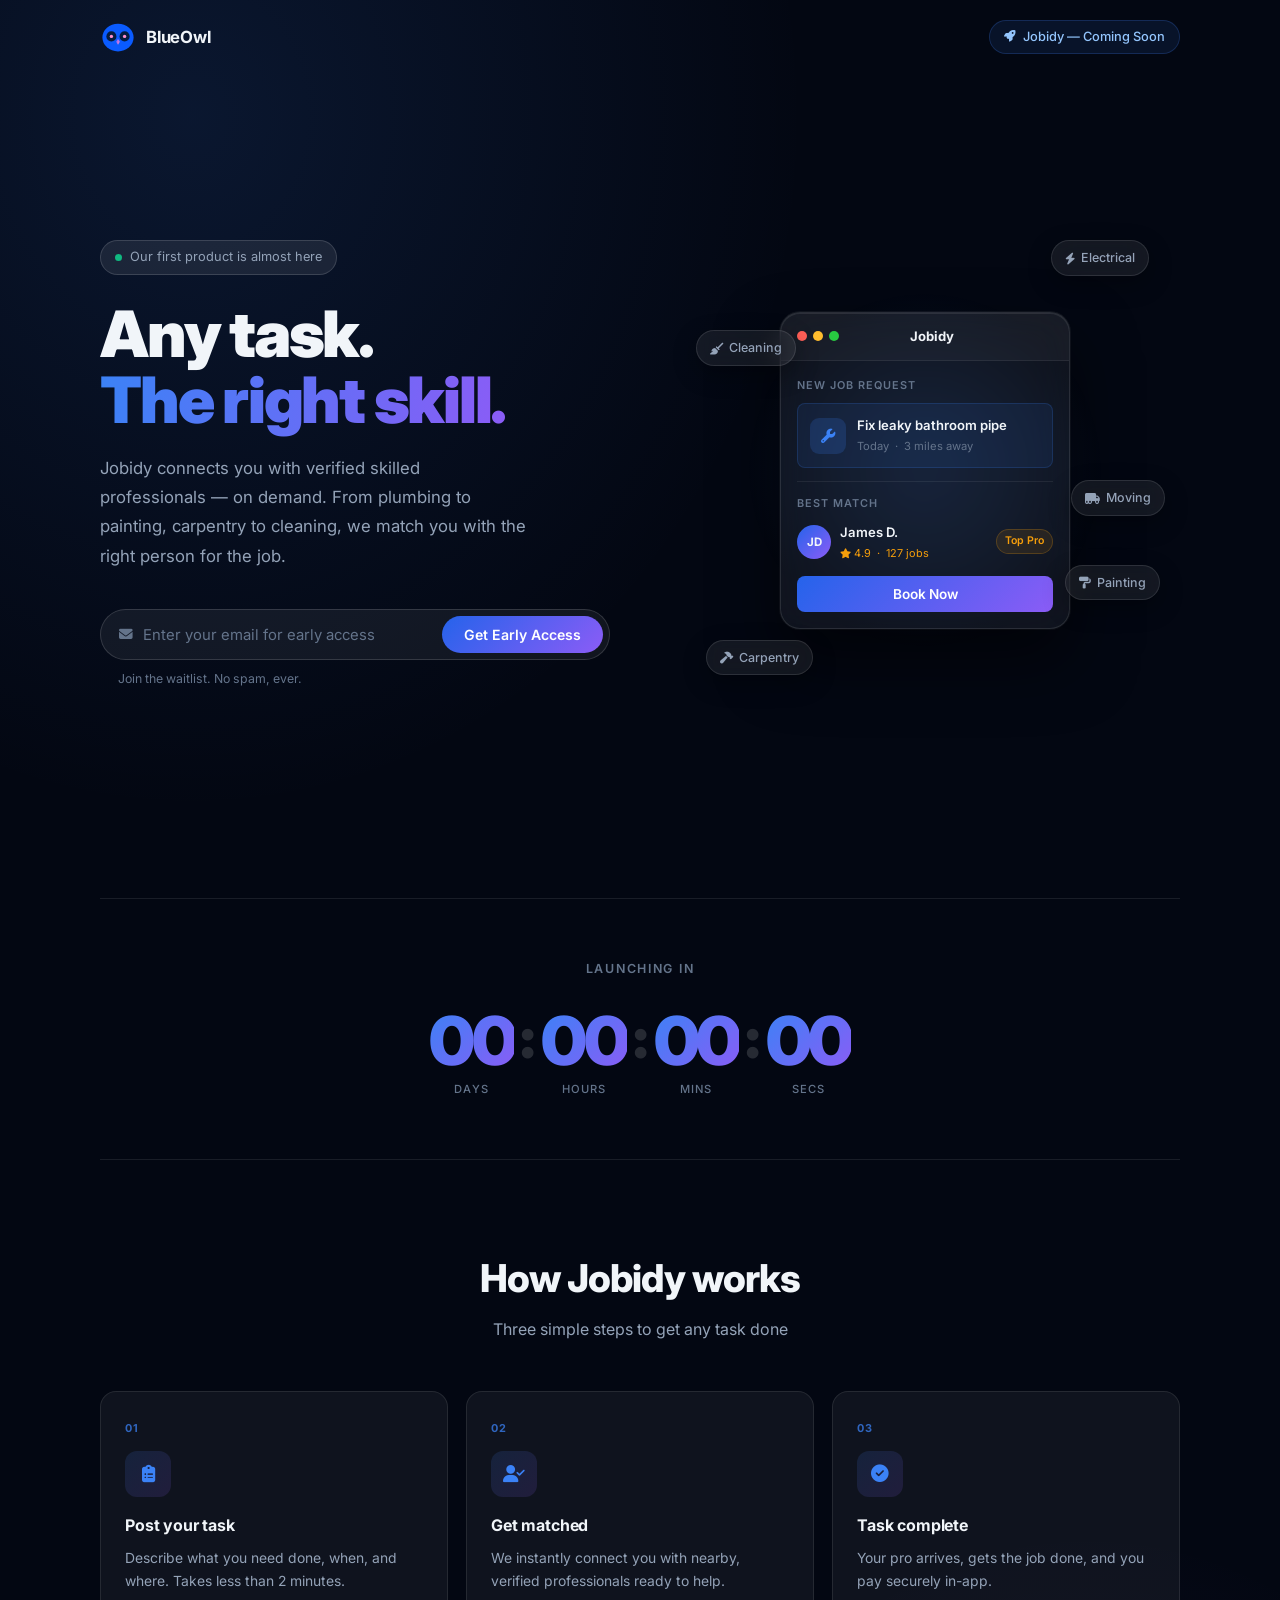
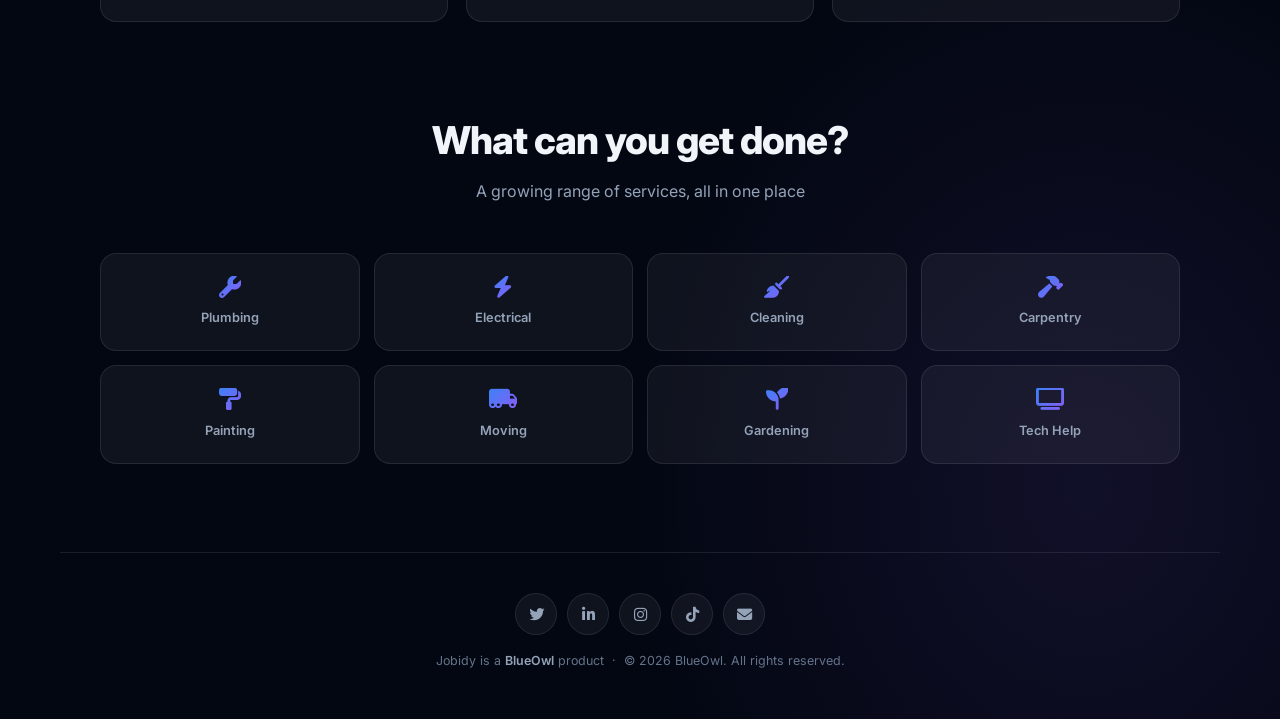
<file: index.html>
<!DOCTYPE html>
<html lang="en">
<head>
    <meta charset="UTF-8">
    <meta name="viewport" content="width=device-width, initial-scale=1.0">
    <title>Jobidy | Coming Soon — by BlueOwl</title>
    <meta name="description" content="Jobidy connects consumers with skilled service providers. Any task, the right skill — on demand. Launching soon by BlueOwl.">

    <!-- Favicons -->
    <link rel="icon" type="image/png" sizes="32x32" href="images/favicon-32x32.png">
    <link rel="icon" type="image/png" sizes="16x16" href="images/favicon-16x16.png">
    <link rel="apple-touch-icon" sizes="180x180" href="images/apple-touch-icon.png">
    <link rel="manifest" href="images/site.webmanifest">
    <meta name="theme-color" content="#0A5BFF">

    <!-- Fonts -->
    <link rel="preconnect" href="https://fonts.googleapis.com">
    <link rel="preconnect" href="https://fonts.gstatic.com" crossorigin>
    <link href="https://fonts.googleapis.com/css2?family=Inter:wght@400;500;600;700;800;900&display=swap" rel="stylesheet">

    <!-- Icons -->
    <link rel="stylesheet" href="https://cdnjs.cloudflare.com/ajax/libs/font-awesome/6.4.0/css/all.min.css">

    <!-- Styles -->
    <link rel="stylesheet" href="css/styles.css">
</head>
<body>

    <!-- Particle Layer -->
    <div class="particles"></div>

    <!-- NAV -->
    <header class="nav">
        <div class="nav-brand">
            <svg id="owl" class="nav-owl" viewBox="0 0 300 260" aria-hidden="true">
                <ellipse cx="150" cy="130" rx="130" ry="115" fill="#0A5BFF"/>
                <g class="eye left">
                    <defs>
                        <clipPath id="eyeClipLeft">
                            <circle cx="95" cy="120" r="42"/>
                        </clipPath>
                    </defs>
                    <circle cx="95" cy="120" r="42" fill="#061C3F"/>
                    <circle class="pupil" cx="95" cy="120" r="14" fill="#FF8FCF"/>
                    <rect class="lid" x="53" y="78" width="84" height="84" clip-path="url(#eyeClipLeft)"/>
                </g>
                <g class="eye right">
                    <defs>
                        <clipPath id="eyeClipRight">
                            <circle cx="205" cy="120" r="42"/>
                        </clipPath>
                    </defs>
                    <circle cx="205" cy="120" r="42" fill="#061C3F"/>
                    <circle class="pupil" cx="205" cy="120" r="14" fill="#FF8FCF"/>
                    <rect class="lid" x="163" y="78" width="84" height="84" clip-path="url(#eyeClipRight)"/>
                </g>
                <polygon points="150,140 165,165 150,190 135,165" fill="url(#starGradNav)"/>
                <defs>
                    <linearGradient id="starGradNav" x1="0%" y1="0%" x2="100%" y2="100%">
                        <stop offset="0%" stop-color="#7B5CFF"/>
                        <stop offset="100%" stop-color="#FF8FCF"/>
                    </linearGradient>
                </defs>
            </svg>
            <span class="brand-name">BlueOwl</span>
        </div>
        <div class="nav-right">
            <span class="nav-pill"><i class="fas fa-rocket"></i> Jobidy — Coming Soon</span>
        </div>
    </header>

    <!-- MAIN -->
    <main class="main-wrapper">

        <!-- HERO -->
        <section class="hero">

            <div class="hero-left">
                <div class="eyebrow-pill">
                    <span class="status-dot"></span>
                    Our first product is almost here
                </div>

                <h1 class="hero-title">
                    Any task.<br>
                    <span class="gradient-text">The right skill.</span>
                </h1>

                <p class="hero-sub">
                    Jobidy connects you with verified skilled professionals — on demand.
                    From plumbing to painting, carpentry to cleaning, we match you with
                    the right person for the job.
                </p>

                <form class="email-form" id="emailForm" novalidate>
                    <div class="email-wrap">
                        <i class="fas fa-envelope email-icon"></i>
                        <input
                            type="email"
                            id="emailInput"
                            placeholder="Enter your email for early access"
                            autocomplete="email"
                            required
                        >
                        <button type="submit">Get Early Access</button>
                    </div>
                    <p class="form-note">Join the waitlist. No spam, ever.</p>
                </form>

                <div id="formSuccess" class="form-success hidden">
                    <i class="fas fa-check-circle"></i>
                    You're on the list! We'll reach out before launch.
                </div>
            </div>

            <div class="hero-right">
                <!-- Glow -->
                <div class="mockup-glow"></div>

                <!-- App Mockup Card -->
                <div class="app-mockup">
                    <div class="mockup-header">
                        <span class="mac-dot red"></span>
                        <span class="mac-dot yellow"></span>
                        <span class="mac-dot green"></span>
                        <span class="mockup-app-title">Jobidy</span>
                    </div>
                    <div class="mockup-body">
                        <div class="mockup-section-label">New Job Request</div>
                        <div class="mockup-job-card">
                            <div class="job-icon-wrap"><i class="fas fa-wrench"></i></div>
                            <div>
                                <div class="job-title">Fix leaky bathroom pipe</div>
                                <div class="job-meta">Today &nbsp;·&nbsp; 3 miles away</div>
                            </div>
                        </div>

                        <div class="mockup-divider"></div>

                        <div class="mockup-section-label">Best Match</div>
                        <div class="mockup-provider">
                            <div class="provider-avatar">JD</div>
                            <div class="provider-info">
                                <div class="provider-name">James D.</div>
                                <div class="provider-stars">
                                    <i class="fas fa-star"></i> 4.9 &nbsp;·&nbsp; 127 jobs
                                </div>
                            </div>
                            <div class="top-pro-badge">Top Pro</div>
                        </div>

                        <button class="mockup-cta" tabindex="-1">Book Now</button>
                    </div>
                </div>

                <!-- Floating service chips -->
                <div class="chip chip-1"><i class="fas fa-bolt"></i> Electrical</div>
                <div class="chip chip-2"><i class="fas fa-broom"></i> Cleaning</div>
                <div class="chip chip-3"><i class="fas fa-paint-roller"></i> Painting</div>
                <div class="chip chip-4"><i class="fas fa-hammer"></i> Carpentry</div>
                <div class="chip chip-5"><i class="fas fa-truck-moving"></i> Moving</div>
            </div>
        </section>

        <!-- COUNTDOWN -->
        <section class="countdown-section">
            <p class="countdown-heading">Launching in</p>
            <div class="countdown" aria-label="Launch countdown">
                <div class="countdown-item">
                    <div class="countdown-value" id="days">00</div>
                    <div class="countdown-label">Days</div>
                </div>
                <span class="countdown-sep" aria-hidden="true">:</span>
                <div class="countdown-item">
                    <div class="countdown-value" id="hours">00</div>
                    <div class="countdown-label">Hours</div>
                </div>
                <span class="countdown-sep" aria-hidden="true">:</span>
                <div class="countdown-item">
                    <div class="countdown-value" id="minutes">00</div>
                    <div class="countdown-label">Mins</div>
                </div>
                <span class="countdown-sep" aria-hidden="true">:</span>
                <div class="countdown-item">
                    <div class="countdown-value" id="seconds">00</div>
                    <div class="countdown-label">Secs</div>
                </div>
            </div>
        </section>

        <!-- HOW IT WORKS -->
        <section class="how-section">
            <h2 class="section-title">How Jobidy works</h2>
            <p class="section-sub">Three simple steps to get any task done</p>
            <div class="steps">
                <div class="step-card">
                    <div class="step-num">01</div>
                    <div class="step-icon-wrap"><i class="fas fa-clipboard-list"></i></div>
                    <h3>Post your task</h3>
                    <p>Describe what you need done, when, and where. Takes less than 2 minutes.</p>
                </div>
                <div class="step-card">
                    <div class="step-num">02</div>
                    <div class="step-icon-wrap"><i class="fas fa-user-check"></i></div>
                    <h3>Get matched</h3>
                    <p>We instantly connect you with nearby, verified professionals ready to help.</p>
                </div>
                <div class="step-card">
                    <div class="step-num">03</div>
                    <div class="step-icon-wrap"><i class="fas fa-circle-check"></i></div>
                    <h3>Task complete</h3>
                    <p>Your pro arrives, gets the job done, and you pay securely in-app.</p>
                </div>
            </div>
        </section>

        <!-- SERVICES -->
        <section class="services-section">
            <h2 class="section-title">What can you get done?</h2>
            <p class="section-sub">A growing range of services, all in one place</p>
            <div class="service-grid">
                <div class="service-item"><i class="fas fa-wrench"></i><span>Plumbing</span></div>
                <div class="service-item"><i class="fas fa-bolt"></i><span>Electrical</span></div>
                <div class="service-item"><i class="fas fa-broom"></i><span>Cleaning</span></div>
                <div class="service-item"><i class="fas fa-hammer"></i><span>Carpentry</span></div>
                <div class="service-item"><i class="fas fa-paint-roller"></i><span>Painting</span></div>
                <div class="service-item"><i class="fas fa-truck-moving"></i><span>Moving</span></div>
                <div class="service-item"><i class="fas fa-seedling"></i><span>Gardening</span></div>
                <div class="service-item"><i class="fas fa-tv"></i><span>Tech Help</span></div>
            </div>
        </section>

    </main>

    <!-- FOOTER -->
    <footer class="footer">
        <nav class="social-icons" aria-label="Social links">
            <a href="#" aria-label="Twitter"><i class="fab fa-twitter"></i></a>
            <a href="#" aria-label="LinkedIn"><i class="fab fa-linkedin-in"></i></a>
            <a href="#" aria-label="Instagram"><i class="fab fa-instagram"></i></a>
            <a href="#" aria-label="TikTok"><i class="fab fa-tiktok"></i></a>
            <a href="#" aria-label="Email us"><i class="fas fa-envelope"></i></a>
        </nav>
        <p class="footer-text">
            Jobidy is a <strong>BlueOwl</strong> product &nbsp;&middot;&nbsp; &copy; 2026 BlueOwl. All rights reserved.
        </p>
    </footer>

    <script src="js/main.js" defer></script>
</body>
</html>
</file>
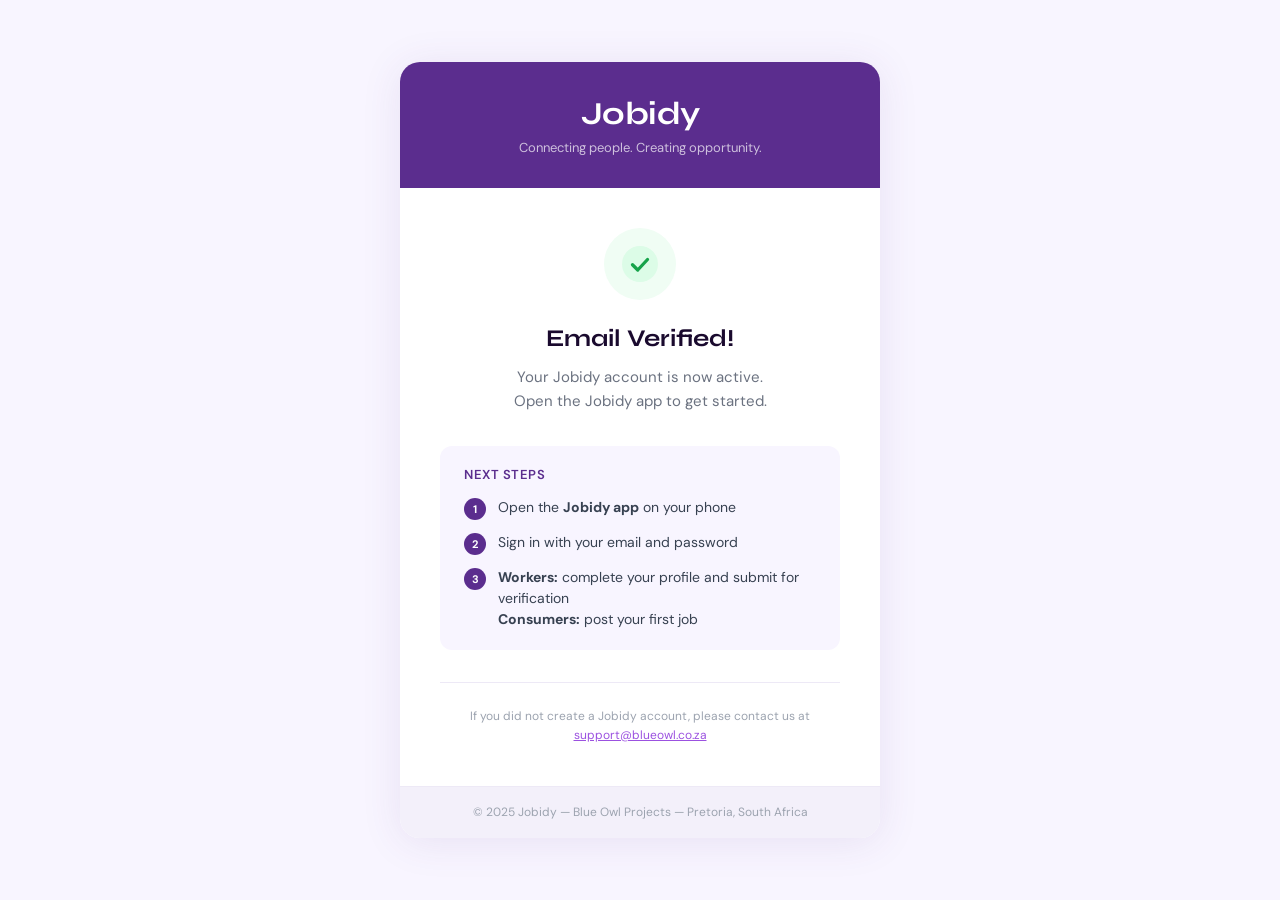
<file: email-confirmed.html>
<!doctype html>
<html lang="en">
  <head>
    <meta charset="UTF-8" />
    <meta name="viewport" content="width=device-width, initial-scale=1.0" />
    <title>Email Verified — Jobidy</title>
    <link rel="preconnect" href="https://fonts.googleapis.com" />
    <link rel="preconnect" href="https://fonts.gstatic.com" crossorigin />
    <link
      href="https://fonts.googleapis.com/css2?family=Syne:wght@600;700&family=DM+Sans:wght@400;500;600&display=swap"
      rel="stylesheet"
    />
    <style>
      *,
      *::before,
      *::after {
        box-sizing: border-box;
        margin: 0;
        padding: 0;
      }

      body {
        min-height: 100vh;
        background: #f8f5ff;
        font-family: "DM Sans", sans-serif;
        display: flex;
        flex-direction: column;
        align-items: center;
        justify-content: center;
        padding: 24px;
      }

      .card {
        background: #ffffff;
        border-radius: 20px;
        box-shadow: 0 4px 40px rgba(91, 45, 142, 0.1);
        max-width: 480px;
        width: 100%;
        overflow: hidden;
      }

      .card-header {
        background: #5b2d8e;
        padding: 32px 40px;
        text-align: center;
      }

      .logo {
        font-family: "Syne", sans-serif;
        font-size: 32px;
        font-weight: 700;
        color: #ffffff;
        letter-spacing: -0.5px;
      }

      .tagline {
        color: rgba(255, 255, 255, 0.7);
        font-size: 13px;
        margin-top: 6px;
      }

      .card-body {
        padding: 40px;
        text-align: center;
      }

      .icon-wrap {
        width: 72px;
        height: 72px;
        background: #f0fdf4;
        border-radius: 50%;
        display: flex;
        align-items: center;
        justify-content: center;
        margin: 0 auto 24px;
      }

      .icon-wrap svg {
        width: 36px;
        height: 36px;
      }

      h1 {
        font-family: "Syne", sans-serif;
        font-size: 24px;
        font-weight: 700;
        color: #1a0a2e;
        margin-bottom: 12px;
      }

      p {
        color: #6b7280;
        font-size: 15px;
        line-height: 1.65;
        margin-bottom: 32px;
      }

      .steps {
        background: #f8f5ff;
        border-radius: 12px;
        padding: 20px 24px;
        text-align: left;
        margin-bottom: 32px;
      }

      .steps-title {
        font-size: 13px;
        font-weight: 600;
        color: #5b2d8e;
        text-transform: uppercase;
        letter-spacing: 0.5px;
        margin-bottom: 14px;
      }

      .step {
        display: flex;
        align-items: flex-start;
        gap: 12px;
        margin-bottom: 12px;
      }

      .step:last-child {
        margin-bottom: 0;
      }

      .step-num {
        width: 22px;
        height: 22px;
        background: #5b2d8e;
        color: #fff;
        border-radius: 50%;
        font-size: 11px;
        font-weight: 700;
        display: flex;
        align-items: center;
        justify-content: center;
        flex-shrink: 0;
        margin-top: 1px;
      }

      .step-text {
        font-size: 14px;
        color: #374151;
        line-height: 1.5;
      }

      .divider {
        border: none;
        border-top: 1px solid #ede9f6;
        margin: 0 0 24px;
      }

      .footer-note {
        color: #9ca3af;
        font-size: 12px;
        line-height: 1.6;
        margin-bottom: 0;
      }

      .card-footer {
        background: #f3f0fa;
        border-top: 1px solid #ede9f6;
        padding: 16px 40px;
        text-align: center;
      }

      .card-footer p {
        color: #9ca3af;
        font-size: 12px;
        margin: 0;
      }

      /* Error state — shown if URL has error param */
      .error-state {
        display: none;
      }
      .success-state {
        display: block;
      }

      @media (max-width: 520px) {
        .card-header,
        .card-body,
        .card-footer {
          padding-left: 24px;
          padding-right: 24px;
        }
      }
    </style>
  </head>
  <body>
    <div class="card">
      <div class="card-header">
        <div class="logo">Jobidy</div>
        <div class="tagline">Connecting people. Creating opportunity.</div>
      </div>

      <div class="card-body">
        <!-- Success state -->
        <div class="success-state" id="successState">
          <div class="icon-wrap">
            <svg
              viewBox="0 0 24 24"
              fill="none"
              xmlns="http://www.w3.org/2000/svg"
            >
              <circle cx="12" cy="12" r="12" fill="#DCFCE7" />
              <path
                d="M7 12.5L10.5 16L17 9"
                stroke="#16A34A"
                stroke-width="2.2"
                stroke-linecap="round"
                stroke-linejoin="round"
              />
            </svg>
          </div>

          <h1>Email Verified!</h1>
          <p>
            Your Jobidy account is now active.<br />
            Open the Jobidy app to get started.
          </p>

          <div class="steps">
            <div class="steps-title">Next steps</div>
            <div class="step">
              <div class="step-num">1</div>
              <div class="step-text">
                Open the <strong>Jobidy app</strong> on your phone
              </div>
            </div>
            <div class="step">
              <div class="step-num">2</div>
              <div class="step-text">Sign in with your email and password</div>
            </div>
            <div class="step">
              <div class="step-num">3</div>
              <div class="step-text">
                <strong>Workers:</strong> complete your profile and submit for
                verification<br />
                <strong>Consumers:</strong> post your first job
              </div>
            </div>
          </div>

          <hr class="divider" />
          <p class="footer-note">
            If you did not create a Jobidy account, please contact us at
            <a href="mailto:support@blueowl.co.za" style="color: #9b51e0"
              >support@blueowl.co.za</a
            >
          </p>
        </div>

        <!-- Error state -->
        <div class="error-state" id="errorState">
          <div class="icon-wrap" style="background: #fef2f2">
            <svg
              viewBox="0 0 24 24"
              fill="none"
              xmlns="http://www.w3.org/2000/svg"
            >
              <circle cx="12" cy="12" r="12" fill="#FEE2E2" />
              <path
                d="M8 8L16 16M16 8L8 16"
                stroke="#DC2626"
                stroke-width="2.2"
                stroke-linecap="round"
              />
            </svg>
          </div>
          <h1>Link Expired</h1>
          <p>
            This verification link has expired or already been used.<br />
            Open the Jobidy app and request a new verification email.
          </p>
          <hr class="divider" />
          <p class="footer-note">
            Need help? Contact us at
            <a href="mailto:support@blueowl.co.za" style="color: #9b51e0"
              >support@blueowl.co.za</a
            >
          </p>
        </div>
      </div>

      <div class="card-footer">
        <p>
          &copy; 2025 Jobidy &mdash; Blue Owl Projects &mdash; Pretoria, South
          Africa
        </p>
      </div>
    </div>

    <script>
      // Check URL params — Supabase appends error info on failure
      const params = new URLSearchParams(window.location.search);
      const hashParams = new URLSearchParams(
        window.location.hash.replace("#", ""),
      );

      const hasError = params.get("error") || hashParams.get("error");

      if (hasError) {
        document.getElementById("successState").style.display = "none";
        document.getElementById("errorState").style.display = "block";
      }
    </script>
  </body>
</html>
</file>
<file: css/styles.css>
/* ============================================================
   Jobidy — Coming Soon Page
   A BlueOwl Product  ·  © 2026
============================================================ */

:root {
    --bg:           #030712;
    --blue:         #3B82F6;
    --blue-vivid:   #2563EB;
    --purple:       #8B5CF6;
    --amber:        #F59E0B;
    --glass:        rgba(255, 255, 255, 0.05);
    --glass-md:     rgba(255, 255, 255, 0.08);
    --border:       rgba(255, 255, 255, 0.09);
    --border-md:    rgba(255, 255, 255, 0.14);
    --text:         #F1F5F9;
    --text-muted:   #94A3B8;
    --text-dim:     #64748B;
    --success:      #10B981;
    --r:            16px;
    --r-sm:         10px;
    --r-xs:         8px;
}

/* Reset */
*, *::before, *::after {
    margin: 0;
    padding: 0;
    box-sizing: border-box;
}

html { scroll-behavior: smooth; }

body {
    font-family: 'Inter', 'Segoe UI', system-ui, sans-serif;
    background-color: var(--bg);
    background-image:
        radial-gradient(ellipse 80% 50% at 15% 5%,  rgba(59,130,246,0.13) 0%, transparent 60%),
        radial-gradient(ellipse 60% 40% at 85% 90%, rgba(139,92,246,0.10) 0%, transparent 60%);
    color: var(--text);
    min-height: 100dvh;
    overflow-x: hidden;
    line-height: 1.6;
}

/* ────────────────────────────────────────
   PARTICLES
──────────────────────────────────────── */

.particles {
    position: fixed;
    inset: 0;
    pointer-events: none;
    z-index: 0;
    overflow: hidden;
}

.particle {
    position: absolute;
    border-radius: 50%;
    background: radial-gradient(
        circle,
        rgba(139,92,246,0.7),
        rgba(59,130,246,0.35) 50%,
        transparent 70%
    );
    opacity: 0;
    animation: floatUp linear infinite;
    will-change: transform;
}

@keyframes floatUp {
    0%   { transform: translateY(108vh) translateX(0);          opacity: 0; }
    8%   { opacity: 0.45; }
    90%  { opacity: 0.25; }
    100% { transform: translateY(-10vh) translateX(var(--drift)); opacity: 0; }
}

/* ────────────────────────────────────────
   NAV
──────────────────────────────────────── */

.nav {
    position: relative;
    z-index: 10;
    display: flex;
    align-items: center;
    justify-content: space-between;
    padding: 20px 40px;
    max-width: 1160px;
    margin: 0 auto;
}

.nav-brand {
    display: flex;
    align-items: center;
    gap: 10px;
}

.nav-owl {
    width: 36px;
    height: auto;
    flex-shrink: 0;
}

/* Owl lid & pupil (keep blinking / eye-tracking) */
.lid {
    fill: #0A5BFF;
    transform-origin: center top;
    transform: translateY(-100%) scaleY(0);
    animation: blink 7s infinite;
}
@keyframes blink {
    0%, 92%, 100% { transform: translateY(-100%) scaleY(0); }
    94%            { transform: translateY(0)     scaleY(1); }
    96%            { transform: translateY(-100%) scaleY(0); }
}

.pupil { transition: transform 0.12s ease-out; }

.brand-name {
    font-size: 1.05rem;
    font-weight: 700;
    letter-spacing: -0.01em;
    color: var(--text);
}

.nav-pill {
    display: inline-flex;
    align-items: center;
    gap: 7px;
    padding: 6px 14px;
    border-radius: 100px;
    background: rgba(59,130,246,0.10);
    border: 1px solid rgba(59,130,246,0.22);
    color: #93C5FD;
    font-size: 0.8rem;
    font-weight: 500;
}

.nav-pill i { font-size: 0.72rem; }

/* ────────────────────────────────────────
   MAIN WRAPPER
──────────────────────────────────────── */

.main-wrapper {
    position: relative;
    z-index: 1;
    max-width: 1160px;
    margin: 0 auto;
    padding: 0 40px;
}

/* ────────────────────────────────────────
   HERO
──────────────────────────────────────── */

.hero {
    display: grid;
    grid-template-columns: 1fr 1fr;
    gap: 60px;
    align-items: center;
    padding: 64px 0 96px;
    min-height: calc(100dvh - 76px);
}

/* — HERO LEFT — */
.hero-left { max-width: 520px; }

.eyebrow-pill {
    display: inline-flex;
    align-items: center;
    gap: 8px;
    padding: 6px 14px;
    border-radius: 100px;
    background: var(--glass-md);
    border: 1px solid var(--border-md);
    font-size: 0.8rem;
    color: var(--text-muted);
    margin-bottom: 26px;
}

.status-dot {
    width: 7px;
    height: 7px;
    border-radius: 50%;
    background: var(--success);
    flex-shrink: 0;
    animation: dotPulse 2.2s ease-in-out infinite;
}

@keyframes dotPulse {
    0%, 100% { opacity: 1;   transform: scale(1);   }
    50%       { opacity: 0.5; transform: scale(0.75); }
}

.hero-title {
    font-size: clamp(2.6rem, 5vw, 4.2rem);
    font-weight: 900;
    line-height: 1.04;
    letter-spacing: -0.035em;
    color: var(--text);
    margin-bottom: 20px;
}

.gradient-text {
    background: linear-gradient(100deg, var(--blue) 0%, var(--purple) 100%);
    -webkit-background-clip: text;
    -webkit-text-fill-color: transparent;
    background-clip: text;
}

.hero-sub {
    font-size: 1.05rem;
    color: var(--text-muted);
    line-height: 1.75;
    margin-bottom: 38px;
    max-width: 430px;
}

/* Email form */
.email-form { margin-bottom: 12px; }

.email-wrap {
    display: flex;
    align-items: center;
    gap: 10px;
    background: rgba(255,255,255,0.06);
    border: 1px solid var(--border-md);
    border-radius: 100px;
    padding: 6px 6px 6px 18px;
    transition: border-color 0.2s, box-shadow 0.2s;
}

.email-wrap:focus-within {
    border-color: rgba(59,130,246,0.55);
    box-shadow: 0 0 0 3px rgba(59,130,246,0.09);
}

.email-icon {
    color: var(--text-dim);
    font-size: 0.85rem;
    flex-shrink: 0;
}

.email-wrap input {
    flex: 1;
    min-width: 0;
    background: transparent;
    border: none;
    outline: none;
    color: var(--text);
    font-size: 0.93rem;
    font-family: inherit;
    padding: 6px 0;
}

.email-wrap input::placeholder { color: var(--text-dim); }

.email-wrap button {
    flex-shrink: 0;
    padding: 10px 22px;
    border-radius: 100px;
    border: none;
    background: linear-gradient(135deg, var(--blue-vivid), var(--purple));
    color: #fff;
    font-size: 0.88rem;
    font-weight: 600;
    font-family: inherit;
    cursor: pointer;
    transition: opacity 0.2s, transform 0.15s;
    white-space: nowrap;
}

.email-wrap button:hover  { opacity: 0.88; transform: scale(1.02); }
.email-wrap button:active { transform: scale(0.98); }

.form-note {
    font-size: 0.77rem;
    color: var(--text-dim);
    padding-left: 18px;
    margin-top: 9px;
}

.form-success {
    display: flex;
    align-items: center;
    gap: 9px;
    padding: 14px 18px;
    border-radius: var(--r-sm);
    background: rgba(16,185,129,0.08);
    border: 1px solid rgba(16,185,129,0.22);
    color: #6EE7B7;
    font-size: 0.88rem;
    font-weight: 500;
}
.form-success.hidden { display: none; }

/* — HERO RIGHT — */
.hero-right {
    position: relative;
    display: flex;
    justify-content: center;
    align-items: center;
    height: 500px;
}

/* Background glow */
.mockup-glow {
    position: absolute;
    width: 360px;
    height: 360px;
    border-radius: 50%;
    background: radial-gradient(circle, rgba(59,130,246,0.14) 0%, transparent 70%);
    pointer-events: none;
}

/* App mockup card */
.app-mockup {
    position: relative;
    z-index: 2;
    width: 290px;
    border-radius: 20px;
    background: rgba(255,255,255,0.055);
    border: 1px solid rgba(255,255,255,0.11);
    backdrop-filter: blur(20px);
    -webkit-backdrop-filter: blur(20px);
    box-shadow:
        0 32px 64px rgba(0,0,0,0.55),
        0 0 0 1px rgba(255,255,255,0.06),
        inset 0 1px 0 rgba(255,255,255,0.09);
    overflow: hidden;
    animation: mockupFloat 6s ease-in-out infinite;
}

@keyframes mockupFloat {
    0%, 100% { transform: translateY(0)    rotate(-1.5deg); }
    50%       { transform: translateY(-14px) rotate(-1.5deg); }
}

.mockup-header {
    display: flex;
    align-items: center;
    gap: 6px;
    padding: 13px 16px;
    border-bottom: 1px solid rgba(255,255,255,0.07);
    background: rgba(255,255,255,0.03);
}

.mac-dot {
    width: 10px;
    height: 10px;
    border-radius: 50%;
}
.mac-dot.red    { background: #FF5F57; }
.mac-dot.yellow { background: #FFBD2E; }
.mac-dot.green  { background: #28CA41; }

.mockup-app-title {
    flex: 1;
    text-align: center;
    font-size: 0.82rem;
    font-weight: 700;
    letter-spacing: -0.01em;
    padding-right: 34px; /* offset the dots */
}

.mockup-body { padding: 16px; }

.mockup-section-label {
    font-size: 0.68rem;
    font-weight: 600;
    text-transform: uppercase;
    letter-spacing: 0.09em;
    color: var(--text-dim);
    margin-bottom: 9px;
}

.mockup-job-card {
    display: flex;
    align-items: center;
    gap: 11px;
    padding: 11px 12px;
    border-radius: var(--r-xs);
    background: rgba(59,130,246,0.09);
    border: 1px solid rgba(59,130,246,0.18);
    margin-bottom: 13px;
}

.job-icon-wrap {
    width: 36px;
    height: 36px;
    flex-shrink: 0;
    border-radius: 9px;
    background: rgba(59,130,246,0.18);
    display: flex;
    align-items: center;
    justify-content: center;
    color: var(--blue);
    font-size: 0.9rem;
}

.job-title {
    font-size: 0.82rem;
    font-weight: 600;
    margin-bottom: 2px;
}

.job-meta {
    font-size: 0.7rem;
    color: var(--text-dim);
}

.mockup-divider {
    height: 1px;
    background: rgba(255,255,255,0.07);
    margin: 13px 0;
}

.mockup-provider {
    display: flex;
    align-items: center;
    gap: 9px;
    margin-bottom: 14px;
}

.provider-avatar {
    width: 34px;
    height: 34px;
    flex-shrink: 0;
    border-radius: 50%;
    background: linear-gradient(135deg, var(--blue-vivid), var(--purple));
    display: flex;
    align-items: center;
    justify-content: center;
    font-size: 0.72rem;
    font-weight: 700;
}

.provider-name {
    font-size: 0.82rem;
    font-weight: 600;
    margin-bottom: 2px;
}

.provider-stars {
    font-size: 0.68rem;
    color: var(--amber);
}
.provider-stars i { font-size: 0.62rem; }

.top-pro-badge {
    margin-left: auto;
    padding: 3px 8px;
    border-radius: 100px;
    background: rgba(245,158,11,0.1);
    border: 1px solid rgba(245,158,11,0.22);
    color: var(--amber);
    font-size: 0.66rem;
    font-weight: 600;
    white-space: nowrap;
}

.mockup-cta {
    width: 100%;
    padding: 10px;
    border-radius: var(--r-xs);
    border: none;
    background: linear-gradient(135deg, var(--blue-vivid), var(--purple));
    color: #fff;
    font-size: 0.85rem;
    font-weight: 600;
    font-family: inherit;
    cursor: default;
}

/* Floating chips */
.chip {
    position: absolute;
    display: flex;
    align-items: center;
    gap: 6px;
    padding: 7px 13px;
    border-radius: 100px;
    background: rgba(255,255,255,0.07);
    border: 1px solid rgba(255,255,255,0.11);
    backdrop-filter: blur(12px);
    -webkit-backdrop-filter: blur(12px);
    font-size: 0.78rem;
    font-weight: 500;
    color: var(--text-muted);
    white-space: nowrap;
    box-shadow: 0 8px 24px rgba(0,0,0,0.3);
    z-index: 3;
}

.chip i { font-size: 0.74rem; }

.chip-1 { top:  4%;  right: 6%;  animation: chipFloat 5.0s ease-in-out infinite 0.0s; }
.chip-2 { top: 22%;  left: 5%;   animation: chipFloat 5.5s ease-in-out infinite 0.7s; }
.chip-3 { bottom: 24%; right: 4%; animation: chipFloat 4.8s ease-in-out infinite 1.3s; }
.chip-4 { bottom:  9%; left: 7%;  animation: chipFloat 5.3s ease-in-out infinite 0.4s; }
.chip-5 { top: 52%;  right: 3%;  animation: chipFloat 5.7s ease-in-out infinite 1.9s; }

@keyframes chipFloat {
    0%, 100% { transform: translateY(0);   }
    50%       { transform: translateY(-9px); }
}

/* ────────────────────────────────────────
   COUNTDOWN
──────────────────────────────────────── */

.countdown-section {
    text-align: center;
    padding: 60px 0;
    border-top:    1px solid var(--border);
    border-bottom: 1px solid var(--border);
    margin-bottom: 88px;
}

.countdown-heading {
    font-size: 0.78rem;
    font-weight: 600;
    text-transform: uppercase;
    letter-spacing: 0.14em;
    color: var(--text-dim);
    margin-bottom: 28px;
}

.countdown {
    display: flex;
    align-items: flex-start;
    justify-content: center;
    gap: 6px;
}

.countdown-item { text-align: center; min-width: 76px; }

.countdown-value {
    font-size: clamp(2.6rem, 5.5vw, 4.2rem);
    font-weight: 900;
    letter-spacing: -0.05em;
    line-height: 1;
    background: linear-gradient(135deg, var(--blue), var(--purple));
    -webkit-background-clip: text;
    -webkit-text-fill-color: transparent;
    background-clip: text;
    margin-bottom: 6px;
}

.countdown-label {
    font-size: 0.7rem;
    text-transform: uppercase;
    letter-spacing: 0.1em;
    color: var(--text-dim);
    font-weight: 500;
}

.countdown-sep {
    font-size: clamp(2.2rem, 4.5vw, 3.8rem);
    font-weight: 900;
    color: var(--border-md);
    line-height: 1;
    padding-top: 2px;
    user-select: none;
}

/* ────────────────────────────────────────
   HOW IT WORKS
──────────────────────────────────────── */

.how-section {
    text-align: center;
    margin-bottom: 88px;
}

.section-title {
    font-size: clamp(1.8rem, 3vw, 2.6rem);
    font-weight: 800;
    letter-spacing: -0.025em;
    margin-bottom: 8px;
}

.section-sub {
    font-size: 1rem;
    color: var(--text-muted);
    margin-bottom: 48px;
}

.steps {
    display: grid;
    grid-template-columns: repeat(3, 1fr);
    gap: 18px;
    text-align: left;
}

.step-card {
    position: relative;
    padding: 28px 24px;
    border-radius: var(--r);
    background: var(--glass);
    border: 1px solid var(--border);
    overflow: hidden;
    transition: transform 0.22s, border-color 0.22s;
}

.step-card::after {
    content: '';
    position: absolute;
    inset: 0;
    background: linear-gradient(135deg, rgba(59,130,246,0.05), rgba(139,92,246,0.05));
    opacity: 0;
    transition: opacity 0.3s;
    pointer-events: none;
}

.step-card:hover {
    transform: translateY(-5px);
    border-color: rgba(59,130,246,0.28);
}

.step-card:hover::after { opacity: 1; }

.step-num {
    font-size: 0.68rem;
    font-weight: 700;
    letter-spacing: 0.1em;
    color: var(--blue);
    margin-bottom: 14px;
    opacity: 0.75;
}

.step-icon-wrap {
    width: 46px;
    height: 46px;
    border-radius: 12px;
    background: linear-gradient(135deg, rgba(59,130,246,0.14), rgba(139,92,246,0.14));
    display: flex;
    align-items: center;
    justify-content: center;
    font-size: 1.1rem;
    color: var(--blue);
    margin-bottom: 16px;
}

.step-card h3 {
    font-size: 1rem;
    font-weight: 700;
    letter-spacing: -0.01em;
    margin-bottom: 8px;
}

.step-card p {
    font-size: 0.87rem;
    color: var(--text-muted);
    line-height: 1.65;
}

/* ────────────────────────────────────────
   SERVICES
──────────────────────────────────────── */

.services-section {
    text-align: center;
    margin-bottom: 88px;
}

.service-grid {
    display: grid;
    grid-template-columns: repeat(4, 1fr);
    gap: 14px;
}

.service-item {
    display: flex;
    flex-direction: column;
    align-items: center;
    gap: 10px;
    padding: 22px 16px;
    border-radius: var(--r);
    background: var(--glass);
    border: 1px solid var(--border);
    cursor: default;
    transition: transform 0.2s, border-color 0.2s, background 0.2s;
}

.service-item:hover {
    transform: translateY(-4px);
    border-color: rgba(59,130,246,0.3);
    background: rgba(59,130,246,0.06);
}

.service-item i {
    font-size: 1.4rem;
    background: linear-gradient(135deg, var(--blue), var(--purple));
    -webkit-background-clip: text;
    -webkit-text-fill-color: transparent;
    background-clip: text;
}

.service-item span {
    font-size: 0.8rem;
    font-weight: 600;
    color: var(--text-muted);
}

/* ────────────────────────────────────────
   FOOTER
──────────────────────────────────────── */

.footer {
    position: relative;
    z-index: 1;
    max-width: 1160px;
    margin: 0 auto;
    padding: 40px 40px 48px;
    border-top: 1px solid var(--border);
    text-align: center;
}

.social-icons {
    display: flex;
    justify-content: center;
    gap: 10px;
    margin-bottom: 16px;
}

.social-icons a {
    width: 42px;
    height: 42px;
    border-radius: 50%;
    display: inline-flex;
    align-items: center;
    justify-content: center;
    background: var(--glass);
    border: 1px solid var(--border);
    color: var(--text-muted);
    font-size: 0.95rem;
    text-decoration: none;
    transition: background 0.2s, transform 0.2s, color 0.2s, border-color 0.2s;
}

.social-icons a:hover {
    background: linear-gradient(135deg, var(--blue-vivid), var(--purple));
    border-color: transparent;
    color: #fff;
    transform: translateY(-3px);
}

.footer-text {
    font-size: 0.78rem;
    color: var(--text-dim);
}

.footer-text strong {
    color: var(--text-muted);
    font-weight: 600;
}

/* ────────────────────────────────────────
   RESPONSIVE
──────────────────────────────────────── */

@media (max-width: 960px) {
    .nav  { padding: 18px 28px; }
    .main-wrapper { padding: 0 28px; }
    .footer { padding: 36px 28px 44px; }

    .hero {
        grid-template-columns: 1fr;
        min-height: unset;
        padding: 48px 0 72px;
        gap: 64px;
    }

    .hero-left { max-width: 100%; }
    .hero-sub  { max-width: 100%; }
    .hero-right { height: 440px; }

    .steps { grid-template-columns: 1fr; max-width: 480px; margin: 0 auto; }

    .service-grid { grid-template-columns: repeat(4, 1fr); }
}

@media (max-width: 640px) {
    .nav  { padding: 14px 20px; }
    .main-wrapper { padding: 0 20px; }
    .footer { padding: 30px 20px 40px; }

    .hero { gap: 52px; }
    .hero-right { height: 390px; }
    .app-mockup { width: 255px; }

    .chip { font-size: 0.72rem; padding: 6px 10px; }
    .chip-1 { top:  4%; right: 2%; }
    .chip-2 { top: 20%; left: 1%; }
    .chip-3 { bottom: 24%; right: 1%; }
    .chip-4 { bottom:  8%; left: 2%; }
    .chip-5 { top: 52%; right: 1%; }

    .email-wrap {
        flex-direction: column;
        border-radius: var(--r-sm);
        padding: 14px 16px;
        gap: 12px;
        align-items: stretch;
    }
    .email-wrap button { border-radius: var(--r-sm); padding: 12px; text-align: center; }
    .email-icon { display: none; }

    .countdown { gap: 3px; }
    .countdown-item { min-width: 58px; }

    .service-grid { grid-template-columns: repeat(2, 1fr); gap: 10px; }
}
</file>
